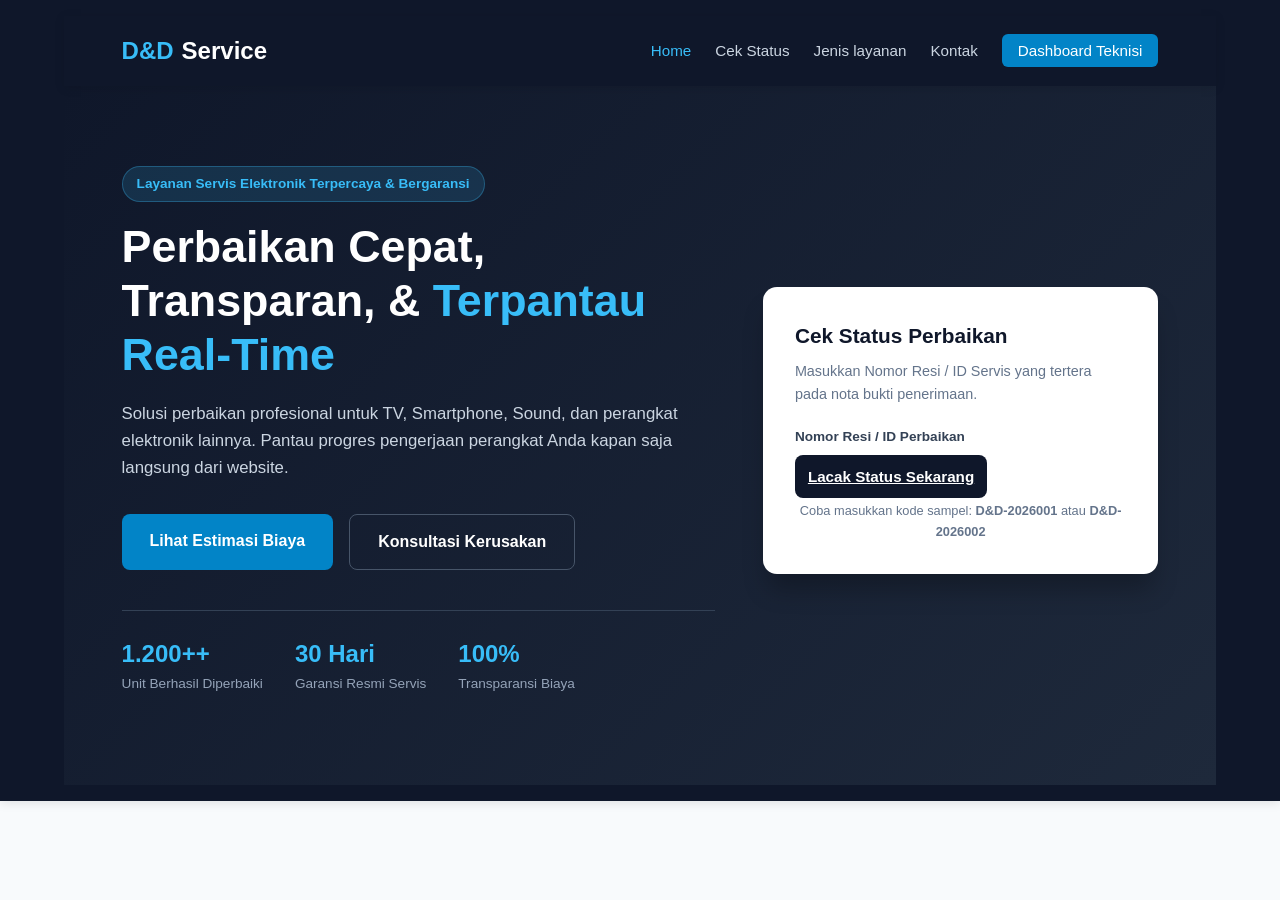
<file: index.html>
<!DOCTYPE html>
<html lang="en">
<head>
    <meta charset="UTF-8">
    <meta name="viewport" content="width=device-width, initial-scale=1.0">
    <title>service elektronik</title>
    <link rel="stylesheet" href="styletokoservice.css">
    <link rel="icon" type="image/png" href="images/favicon.png">
</head>
<body>
<header>
    <!-- HEADER + NAVIGASI  -->
  <header id="devina_header">
   <header id="devina_header">
    <div class="devina_nav_container">
      <a href="index.html" class="devina_logo">D&D<span>Service</span></a>
      
    <button id="devina_mobile_toggle" aria-label="Buka Menu">&#9776;</button>

    <ul id="devina_nav_menu">
        <li><a href="#devina_hero" class="devina_active">Home</a></li>
        <li><a href="cekstatus.html">Cek Status</a></li>
        <li><a href="jenis_layanan.html">Jenis layanan</a></li>
        <li><a href="kontak.html">Kontak</a></li>
        <li><a href="loginteknisi.html" class="devina_nav_admin_btn">Dashboard Teknisi</a></li>
      </ul>
    </div>
  </header>

  <!-- HERO SECTION -->
  <section id="devina_hero">
    <div class="devina_hero_container">
      
      <!-- Kolom Kiri: Konten Utama -->
      <div class="devina_hero_content">
        <span class="devina_badge">Layanan Servis Elektronik Terpercaya & Bergaransi</span>
        <h1 class="devina_hero_title">Perbaikan Cepat, Transparan, & <span>Terpantau Real-Time</span></h1>
        <p class="devina_hero_desc">
          Solusi perbaikan profesional untuk TV, Smartphone, Sound, dan perangkat elektronik lainnya. Pantau progres pengerjaan perangkat Anda kapan saja langsung dari website.
        </p>

        <div class="devina_hero_buttons">
          <a href="lihat_estimasi_biaya.html" class="devina_btn_primary">Lihat Estimasi Biaya</a>
          <a href="konsultasi_kerusakan.html" class="devina_btn_secondary">Konsultasi Kerusakan</a>
        </div>

        <div class="devina_hero_stats">
        <div class="devina_stat_item">
            <h3>1.200++</h3>
            <p>Unit Berhasil Diperbaiki</p>
        </div>
        <div class="devina_stat_item">
            <h3>30 Hari</h3>
            <p>Garansi Resmi Servis</p>
        </div>
        <div class="devina_stat_item">
        <h3>100%</h3>
            <p>Transparansi Biaya</p>
        </div>
        </div>
      </div>

    <!-- Kolom Kanan: Kartu Cek Status Servis Cepat -->
    <div id="devina_quick_track_card">
     <h2 class="devina_card_title">Cek Status Perbaikan</h2>
        <p class="devina_card_subtitle">Masukkan Nomor Resi / ID Servis yang tertera pada nota bukti penerimaan.</p>

     <form id="devina_track_form">
        <div class="devina_input_group">
            <label for="devina_resi_input">Nomor Resi / ID Perbaikan</label>
        </div>
      <a href="cekstatus.html" id="devina_btn_cek_resi" class="btn-lacak">Lacak Status Sekarang</a>
      
     </form>

        <!-- Area Output Hasil Pencarian JS -->
    <div id="devina_resi_result"></div>

        <p class="devina_sample_hint">Coba masukkan kode sampel: <strong>D&D-2026001</strong> atau <strong>D&D-2026002</strong></p>
    </div>

    </div>

</section>
</body>
</file>
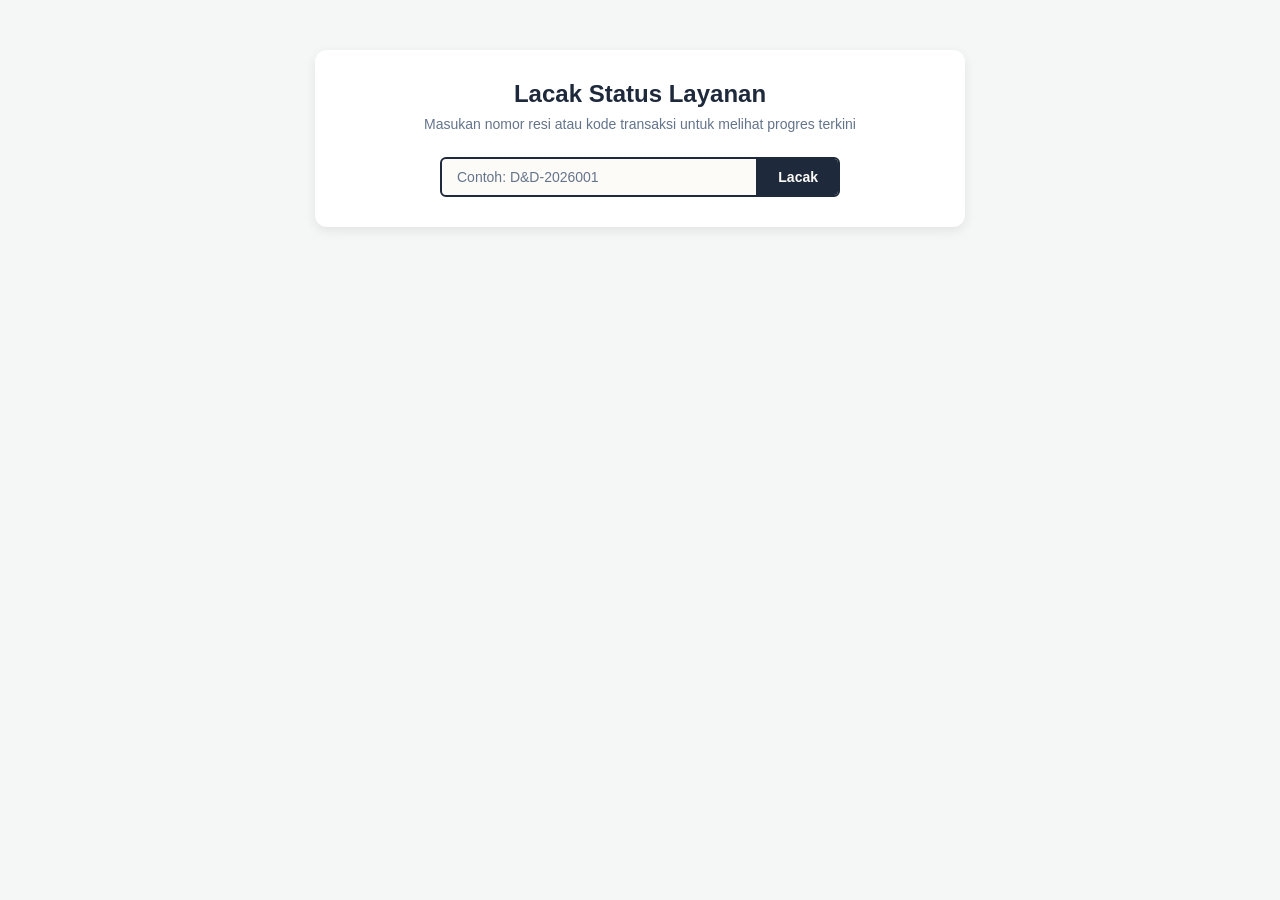
<file: cekstatus.html>
<!DOCTYPE html>
<html lang="en">
<head>
    <meta charset="UTF-8">
    <meta name="viewport" content="width=device-width, initial-scale=1.0">
    <title>cek status</title>
    <link rel="stylesheet" href="stylecekstatus.css">
</head>
<body>
    <header>
<div class="devina_container">
    <div class="devina_header">
    <h1>Lacak Status Layanan</h1>
    <p>Masukan nomor resi atau kode transaksi untuk melihat progres terkini</p>
</div>


<form class="devina_search_box" id="devina_form_lacak">
    <input type="text" id="devina_input_resi" placeholder="Contoh: D&D-2026001"  required>
    <button type="submit" id="devina_search-box_button">Lacak</button>
</form>
    <div id="devina_pesan_error" style="color: #ef4444; display: none; margin-top: 12px; font-size: 14px; font-weight: 500;">
    Nomor resi tidak ditemukan atau tidak valid. Silakan periksa kembali.
    </div>
</div>
</header>

<div class="devina_status_card" id="devina_hasil_status" style="display: none;">
    <div class="devina_status_top">
    <div>
    <small style="color: #c1d7f5;">nomor_resi</small>
    <div class="devina_resi_number" id="devina_tampil_resi"></div>
    </div>
</div>

    <!-- Riwayat Progres (Timeline) -->
<div class="devina_timeline_title">Riwayat Progres</div>
    <ul class="devina_timeline">
      <li class="devina_timeline_item active">
        <div class="devina_time">15 Nov 2026 - 13:20 WIB</div>
        <div class="devina_desc">Sedang Dikerjakan oleh Tim</div>
        <div class="devina_subdesc">Pesanan sedang dalam tahap pengerjaan utama.</div>
      </li>
      <li class="devina_timeline_item">
        <div class="devina_time">15 Nov 2026 - 10:05 WIB</div>
        <div class="devina_desc">Verifikasi Pembayaran Berhasil</div>
        <div class="devina_subdesc">Pesanan masuk ke dalam antrean pengerjaan.</div>
      </li>
      <li class="devina_timeline_item">
        <div class="devina_time">15 Nov 2026 - 09:00 WIB</div>
        <div class="devina_desc">Pesanan Diterima</div>
        <div class="devina_subdesc">Data pesanan berhasil dicatat di sistem.</div>
      </li>
    </ul>

    <!-- Navigasi Bawah -->
    <div class="devina_footer_actions">
      <a href="index.html" class="devina_btn_back">&larr; Kembali ke Beranda</a>
      <a href="https://wa.me/6285871064029" target="_blank" class="devina_btn_cs">Butuh Bantuan? Hubungi CS</a>
    </div>
</div>
  <script src="cekstatus.js"></script>
</body>
</html>
</file>
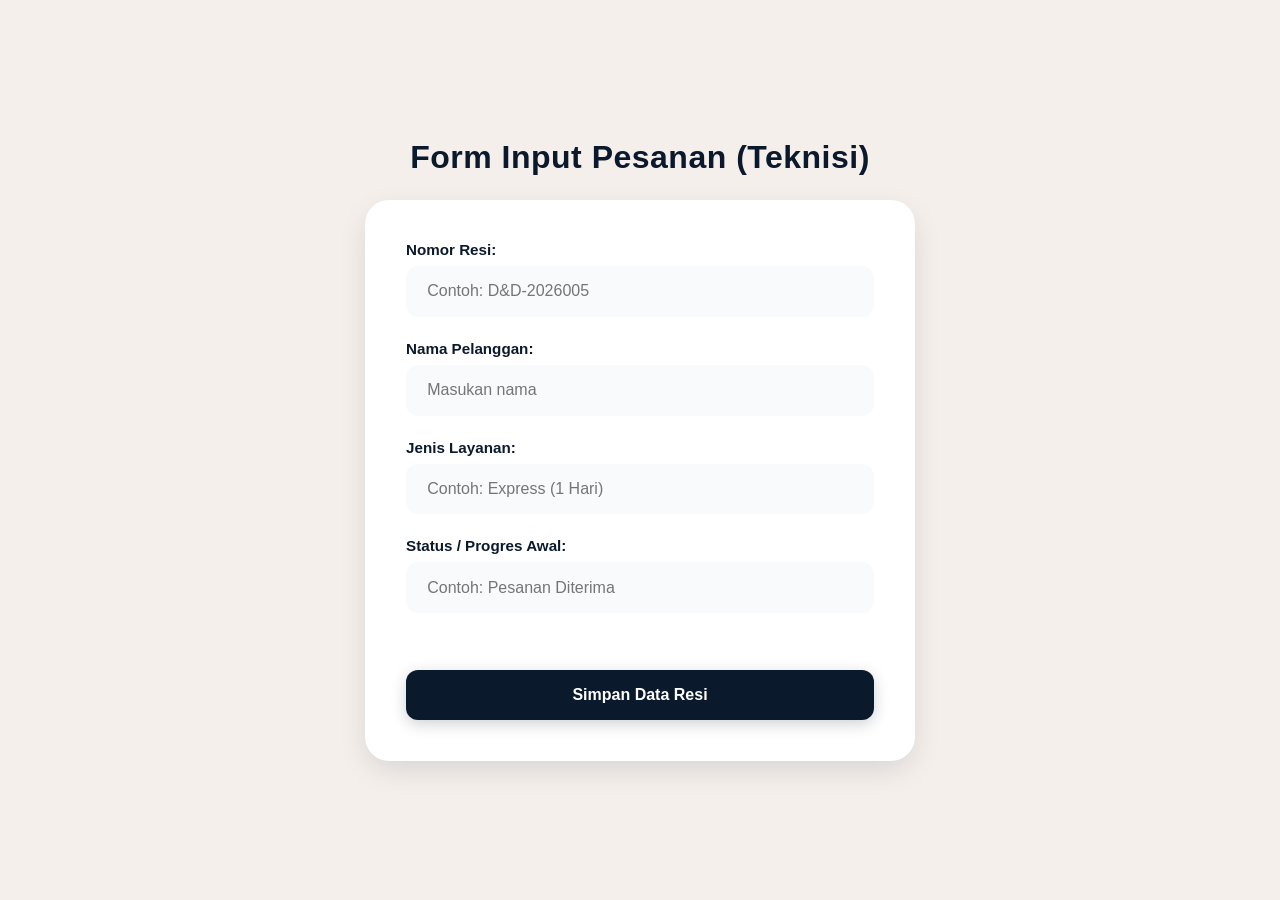
<file: inputdatateknisi.html>
<!DOCTYPE html>
<html lang="id">
<head>
    <meta charset="UTF-8">
    <title>Input Data Teknisi</title>
    <link rel="stylesheet" href="styleinputdata.css">
</head>
<body>
    <h2>Form Input Pesanan (Teknisi)</h2>
    <form id="devina_form_teknisi">
        <div style="margin-bottom: 15px;">
        <label>Nomor Resi:</label>
        <input type="text" id="devina_tampil_resi" placeholder="Contoh: D&D-2026005" required>
        </div>

        <div style="margin-bottom: 15px;">
        <label>Nama Pelanggan:</label>
        <input type="text" id="devina_tampil_nama" placeholder="Masukan nama" required>
        </div>

        <div style="margin-bottom: 15px;">
        <label>Jenis Layanan:</label>
        <input type="text" id="devina_tampil_layanan" placeholder="Contoh: Express (1 Hari)" required>
        </div>
        
        <div style="margin-bottom: 15px;">
        <label>Status / Progres Awal:</label>
        <input type="text" id="devina_tampil_status" placeholder="Contoh: Pesanan Diterima" required><br><br>
        </div>

        <button type="submit">Simpan Data Resi</button>
    </form>

    <script>
        document.getElementById('devina_form_teknisi').addEventListener('submit', function(e) {
            e.preventDefault();

            // Ambil data yang sudah ada di localStorage (jika belum ada, buat objek kosong)
            let databaseResi = JSON.parse(localStorage.getItem('data_resi_devina')) || {};

            const resi = document.getElementById('devina_tampil_resi').value.trim().toUpperCase();
            const nama = document.getElementById('devina_tampil_nama').value.trim();
            const layanan = document.getElementById('devina_tampil_layanan').value.trim();
            const status = document.getElementById('devina_tampil_status').value.trim();
            
            // Ambil waktu saat ini secara otomatis
            const waktuSekarang = new Date().toLocaleString('id-ID', { 
                day: 'numeric', month: 'short', year: 'numeric', hour: '2-digit', minute: '2-digit' 
            }) + ' WIB';

            // Simpan ke dalam objek databaseResi
            databaseResi[resi] = {
                nama: nama,
                layanan: layanan,
                tglMasuk: waktuSekarang,
                estimasi: "Menunggu konfirmasi teknisi",
                progres: [
                    {
                        waktu: waktuSekarang,
                        judul: status,
                        deskripsi: "Diinput oleh teknisi ke dalam sistem."
                    }
                ]
            };

            // Simpan kembali ke localStorage browser
            localStorage.setItem('data_resi_devina', JSON.stringify(databaseResi));

            alert("Data resi " + resi + " berhasil disimpan!");
            this.reset(); // Kosongkan form setelah simpan
        });
    </script>
</body>
</html>
</file>
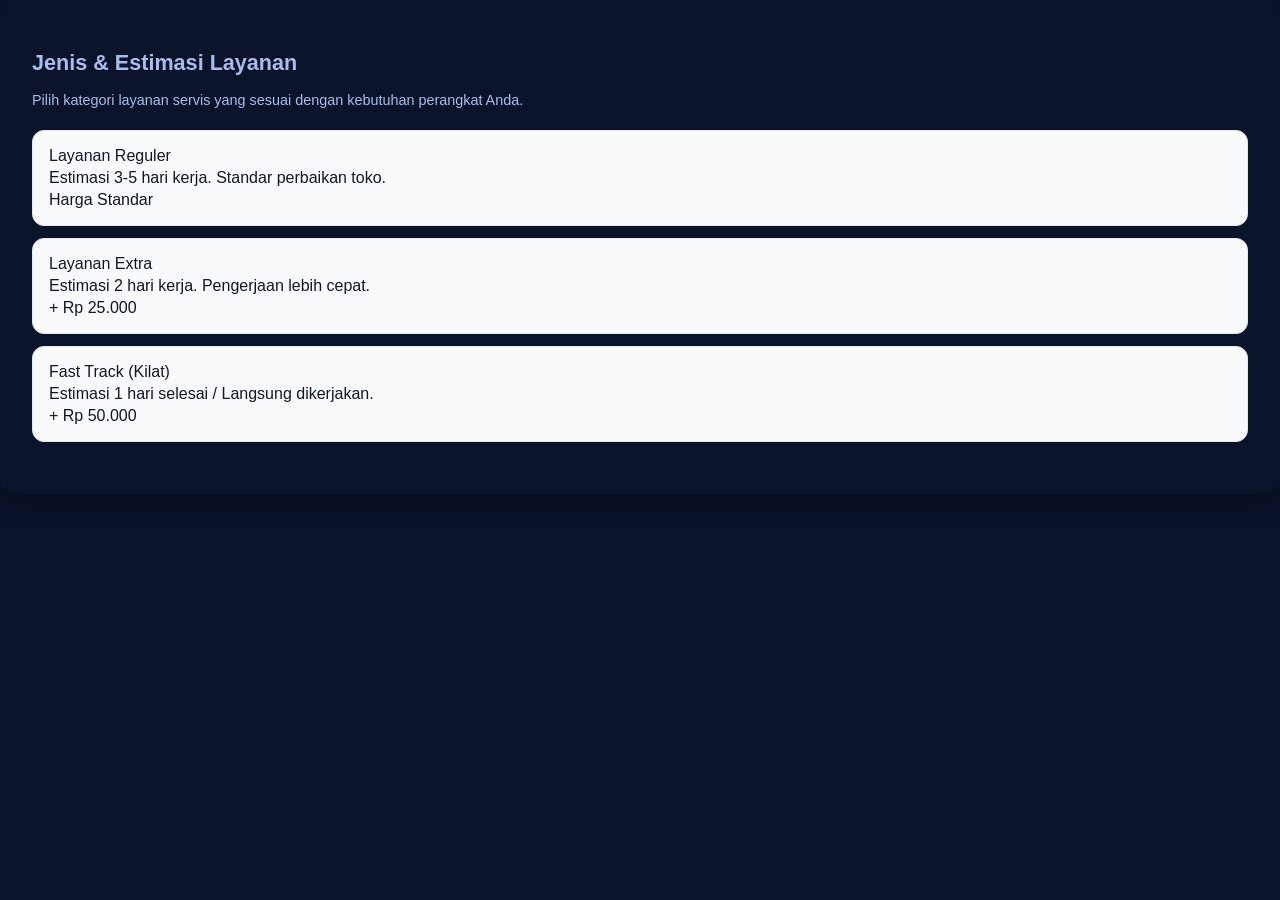
<file: jenis_layanan.html>
<!DOCTYPE html>
<html lang="id">
<head>
    <meta charset="UTF-8">
    <title>Pilih Jenis Layanan</title>
    <link rel="stylesheet" href="stylejenislayanan.css">
</head>
<body class="devina_body">
<div class="devina_card">
    <h2 class="devina_card_title">Jenis & Estimasi Layanan</h2>
    <p class="devina_card_desc">Pilih kategori layanan servis yang sesuai dengan kebutuhan perangkat Anda.</p>
    
    <!-- Daftar Kotak Layanan dengan Efek Ngambang -->
    <div class="devina_info_container">
        <div class="devina_info_item">
            <span class="devina_service_name">Layanan Reguler</span>
            <span class="devina_service_desc">Estimasi 3-5 hari kerja. Standar perbaikan toko.</span>
            <span class="devina_service_price">Harga Standar</span>
        </div>

        <div class="devina_info_item">
            <span class="devina_service_name">Layanan Extra</span>
            <span class="devina_service_desc">Estimasi 2 hari kerja. Pengerjaan lebih cepat.</span>
            <span class="devina_service_price">+ Rp 25.000</span>
        </div>

        <div class="devina_info_item">
            <span class="devina_service_name">Fast Track (Kilat)</span>
            <span class="devina_service_desc">Estimasi 1 hari selesai / Langsung dikerjakan.</span>
            <span class="devina_service_price">+ Rp 50.000</span>
        </div>
    </div>
</div>
</body>
</html>
</file>
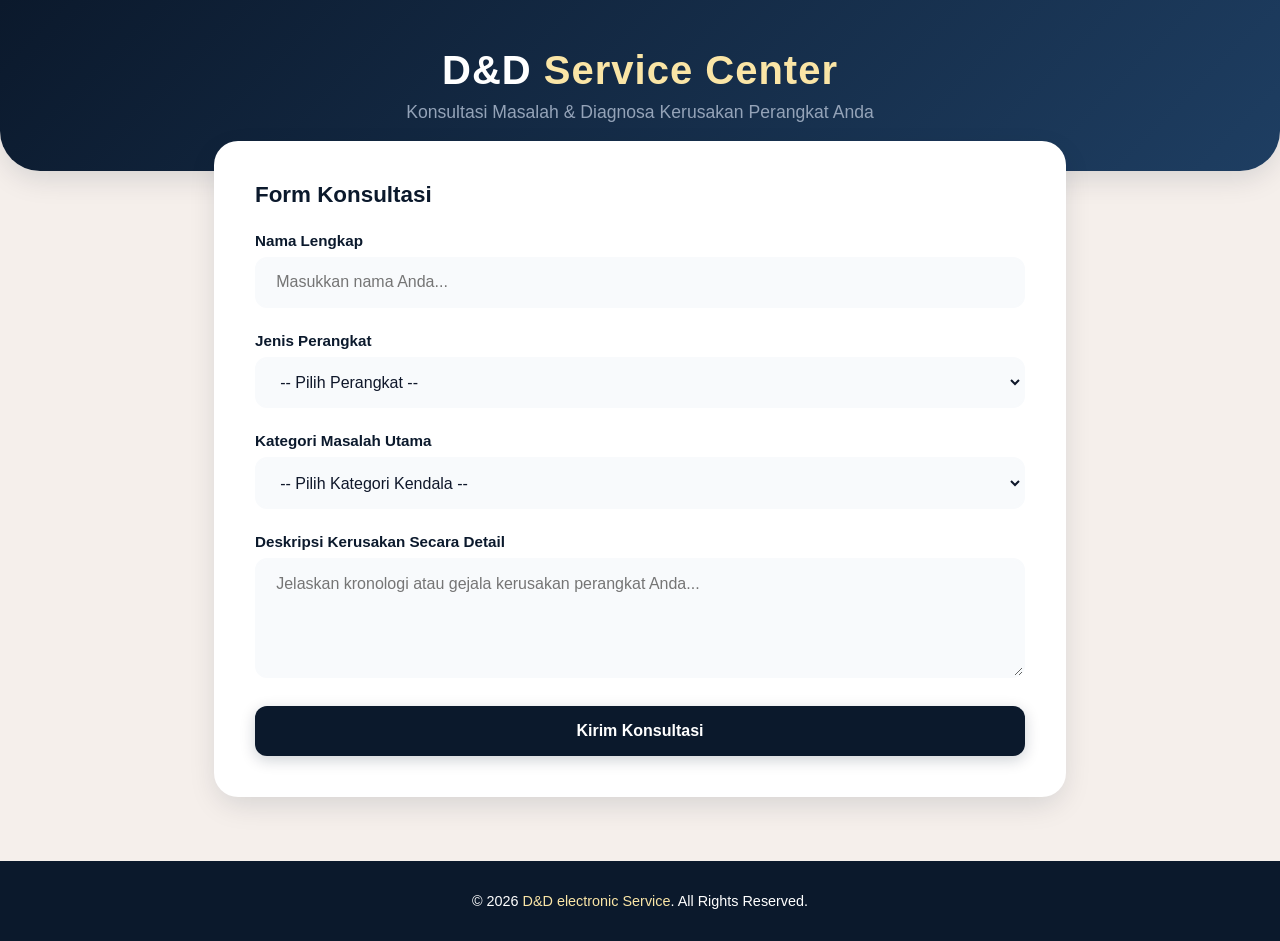
<file: konsultasi_kerusakan.html>
<!DOCTYPE html>
<html lang="id">
<head>
    <meta charset="UTF-8">
    <meta name="viewport" content="width=device-width, initial-scale=1.0">
    <title>Devina Service Center - Konsultasi Kerusakan</title>
    <link rel="stylesheet" href="stylekonsultasi.css">
</head>
<body>

    <!-- Header Section -->
    <header class="devina_header">
        <h1>D&D <span>Service Center</span></h1>
        <p>Konsultasi Masalah & Diagnosa Kerusakan Perangkat Anda</p>
    </header>

    <!-- Main Container -->
    <main class="devina_container">
        <div class="devina_consult_card">
            <h2 class="devina_section_title"> Form Konsultasi </h2>
            
            <form id="devinaConsultForm" onsubmit="handleConsultation(event)">
                
                <!-- Nama Pemilik -->
                <div class="devina_form_group">
                    <label class="devina_form_label" for="devinaName">Nama Lengkap</label>
                    <input type="text" id="devinaName" class="devina_form_input" placeholder="Masukkan nama Anda..." required>
                </div>

                <!-- Jenis Perangkat -->
                <div class="devina_form_group">
                    <label class="devina_form_label" for="devinaDevice">Jenis Perangkat</label>
                    <select id="devinaDevice" class="devina_form_select" required>
                        <option value="" disabled selected>-- Pilih Perangkat --</option>
                        <option value="Smartphone Android">Smartphone Android</option>
                        <option value="iPhone / iOS">iPhone / iOS</option>
                        <option value="Laptop / Notebook">Laptop / Notebook</option>
                        <option value="MacBook">MacBook</option>
                        <option value="Tablet / iPad">Tablet / iPad</option>
                    </select>
                </div>

                <!-- Kategori Kerusakan -->
                <div class="devina_form_group">
                    <label class="devina_form_label" for="devinaCategory">Kategori Masalah Utama</label>
                    <select id="devinaCategory" class="devina_form_select" required>
                        <option value="" disabled selected>-- Pilih Kategori Kendala --</option>
                        <option value="Baterai & Pengisian">Baterai Drop / Tidak Bisa Di-charge</option>
                        <option value="Layar & Touchscreen">Layar Retak / Bergaris / Touchscreen Error</option>
                        <option value="Mesin & Performa">Mati Total / Bootloop / Lambat</option>
                        <option value="Audio & Kamera">Speaker Sember / Kamera Blur</option>
                        <option value="Software & Akun">Lupa Sandi / FRP / Error Sistem</option>
                        <option value="Lainnya">Lainnya (Jelaskan di bawah)</option>
                    </select>
                </div>

                <!-- Detail Kerusakan -->
                <div class="devina_form_group">
                    <label class="devina_form_label" for="devinaDesc">Deskripsi Kerusakan Secara Detail</label>
                    <textarea id="devinaDesc" class="devina_form_textarea" placeholder="Jelaskan kronologi atau gejala kerusakan perangkat Anda..." required></textarea>
                </div>

                <!-- Tombol Submit -->
                <button type="submit" class="devina_btn_submit">Kirim Konsultasi</button>
            </form>

            <!-- Hasil Estimasi Respon Konsultasi (Simulasi) -->
            <div id="devinaResult" class="devina_result_box">
                <h3>🔍 Analisis Awal Teknisi Devina:</h3>
                <p id="devinaResultText">Terima kasih telah berkonsultasi. Pesan Anda telah diterima oleh sistem kami.</p>
            </div>
        </div>
    </main>

    <!-- Footer -->
    <footer class="devina_footer">
        <p>&copy; 2026 <span>D&D electronic Service</span>. All Rights Reserved.</p>
    </footer>
<script>
        function handleConsultation(event) {
            event.preventDefault();
            
            let name = document.getElementById('devinaName').value;
            let device = document.getElementById('devinaDevice').value;
            let category = document.getElementById('devinaCategory').value;
            let resultBox = document.getElementById('devinaResult');
            let resultText = document.getElementById('devinaResultText');

            // Simulasi respon otomatis berdasarkan kategori
            let advice = "";
            if(category.includes('Baterai')) {
                advice = `Halo <strong>${name}</strong>, berdasarkan keluhan pada perangkat <strong>${device}</strong> terkait daya, kemungkinan besar komponen baterai mengalami penurunan fungsi (drop) atau masalah jalur pengisian. Disarankan untuk segera membawanya agar dapat dicek menggunakan alat ukur arus baterai.`;
            } else if(category.includes('Layar')) {
                advice = `Halo <strong>${name}</strong>, keluhan pada layar <strong>${device}</strong> biasanya memerlukan penggantian modul LCD atau fleksibel touchscreen jika panel dalam masih aman. Teknisi kami siap melakukan pengecekan fisik gratis.`;
            } else {
                advice = `Halo <strong>${name}</strong>, kendala pada <strong>${device}</strong> dengan kategori tersebut memerlukan diagnosa menyeluruh oleh teknisi spesialis kami guna memeriksa kondisi komponen internal.`;
            }

            resultText.innerHTML = advice;
            resultBox.style.display = "block";
            resultBox.scrollIntoView({ behavior: 'smooth' });
        }
    </script>
</body>
</html>
</file>
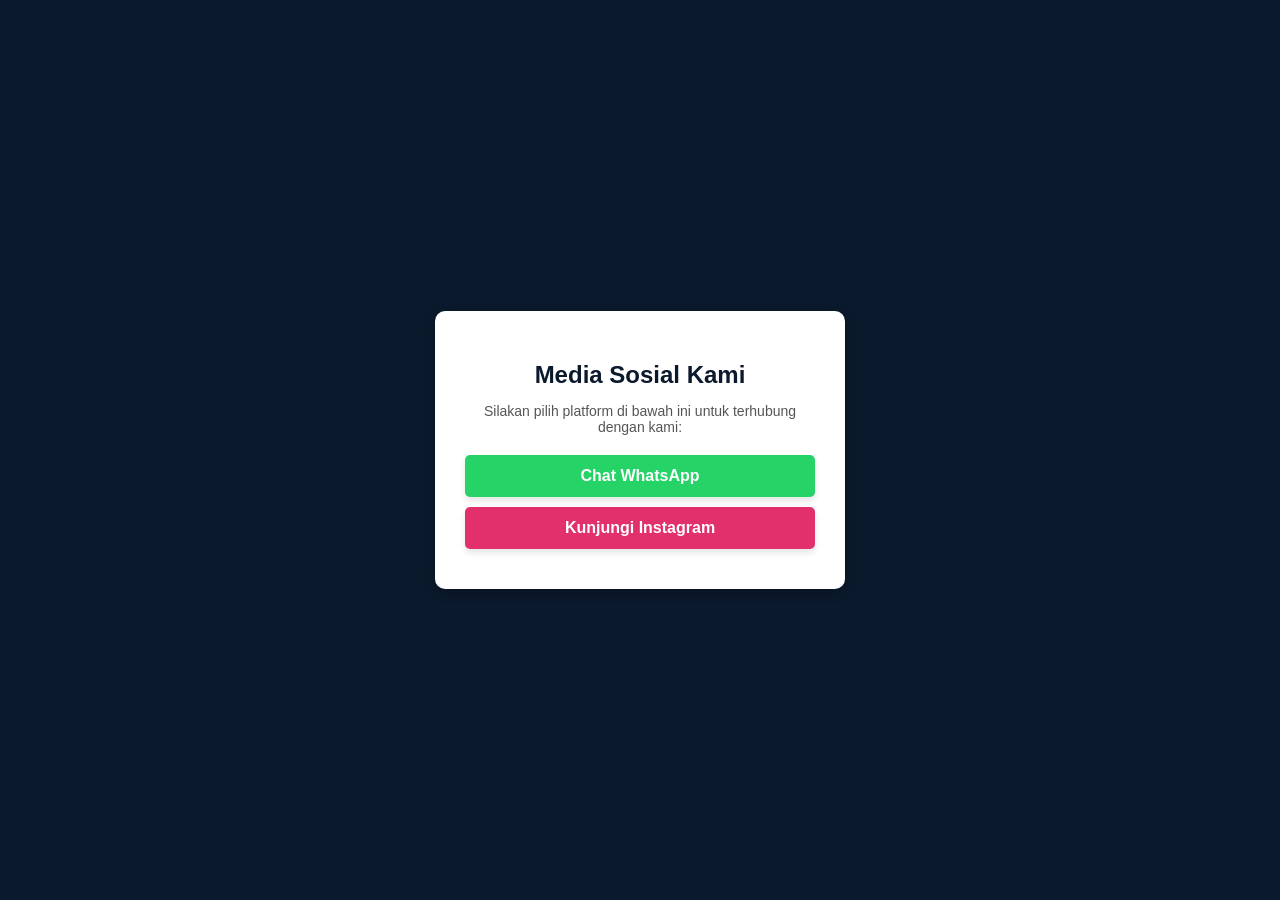
<file: kontak.html>
<!DOCTYPE html>
<html lang="id">
<head>
    <meta charset="UTF-8">
    <title>Hubungi Kami</title>
    <link rel="stylesheet" href="stylekontak.css">
</head>
<body>

    <div class="card">
        <h2>Media Sosial Kami</h2>
        <p>Silakan pilih platform di bawah ini untuk terhubung dengan kami:</p>

        <!-- Tombol WhatsApp -->
        <a href="https://wa.me/6285871064029?text=Halo,%20saya%20ingin%20bertanya" target="_blank" class="btn whatsapp">
            Chat WhatsApp
        </a>

        <!-- Tombol Instagram -->
        <a href="https://instagram.com/D&Dserviceelectronic_" target="_blank" class="btn instagram">
            Kunjungi Instagram
        </a>
    </div>

</body>
</html>
</file>
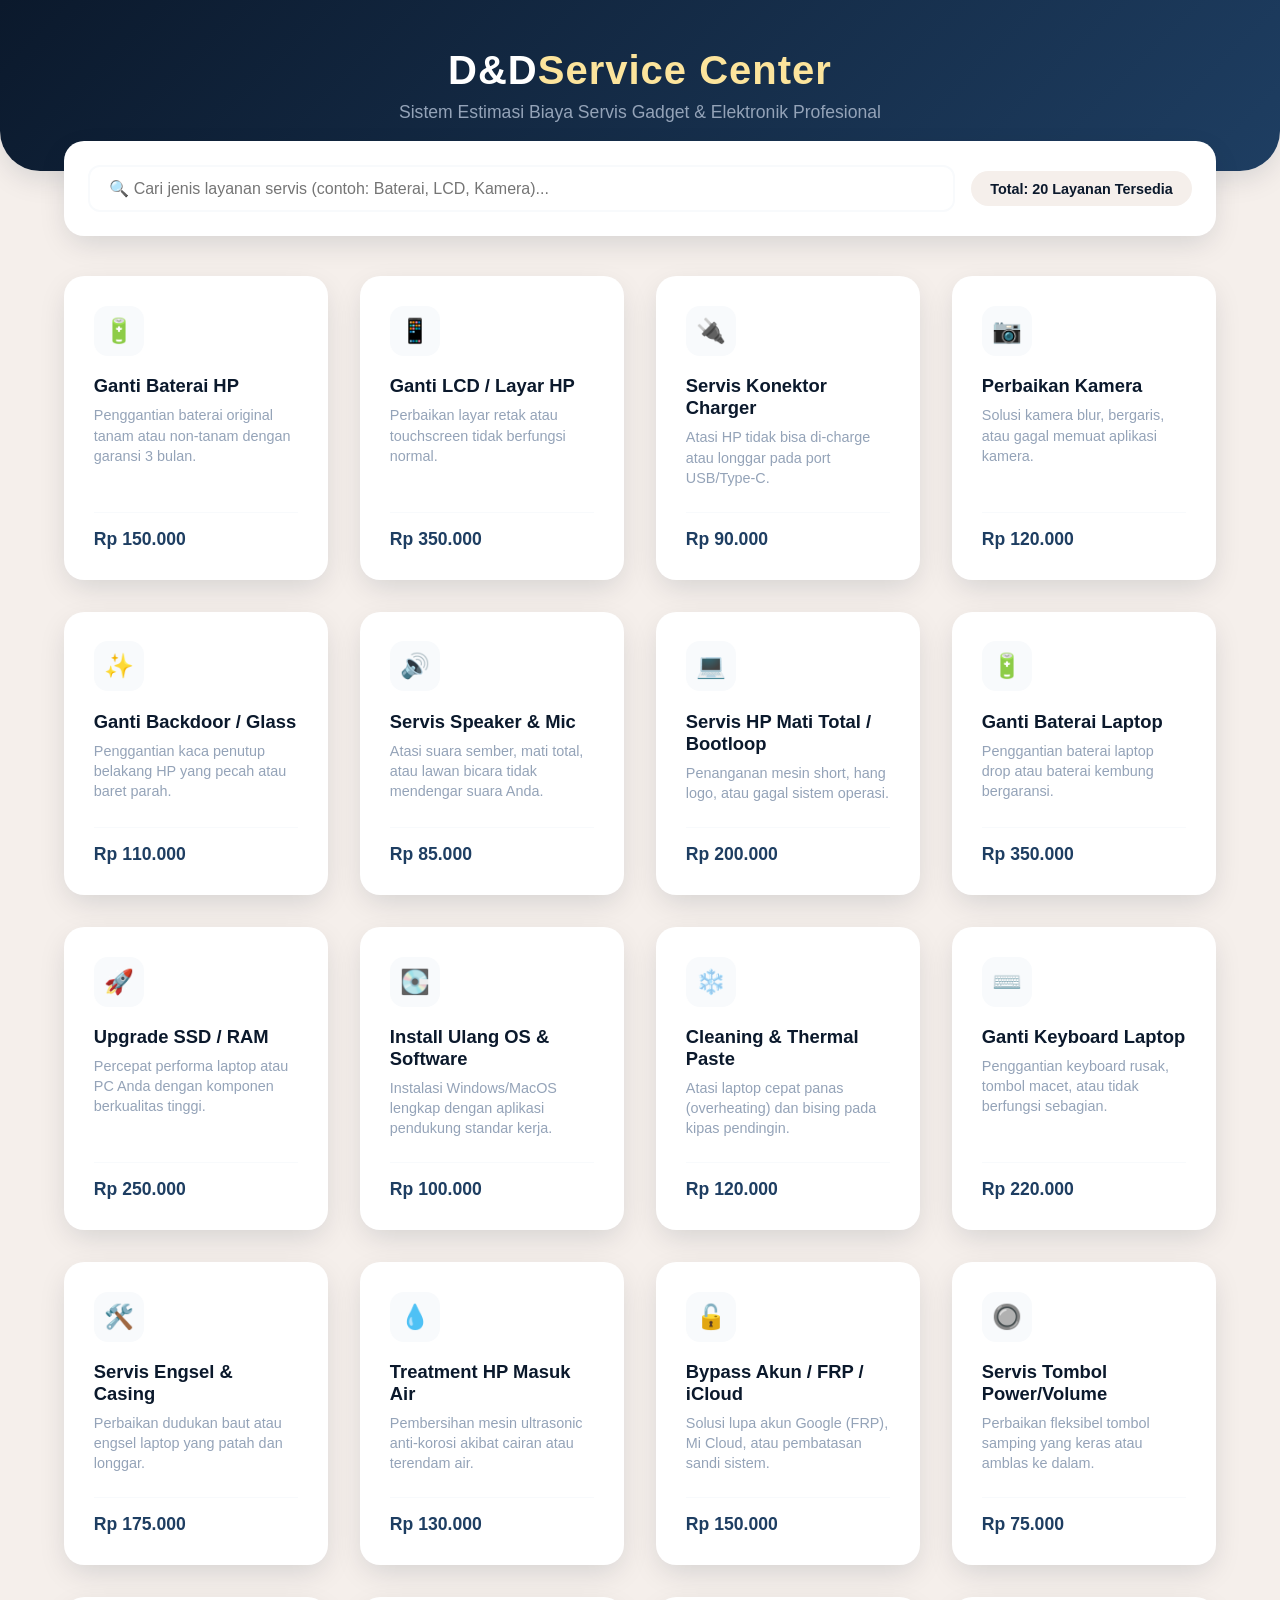
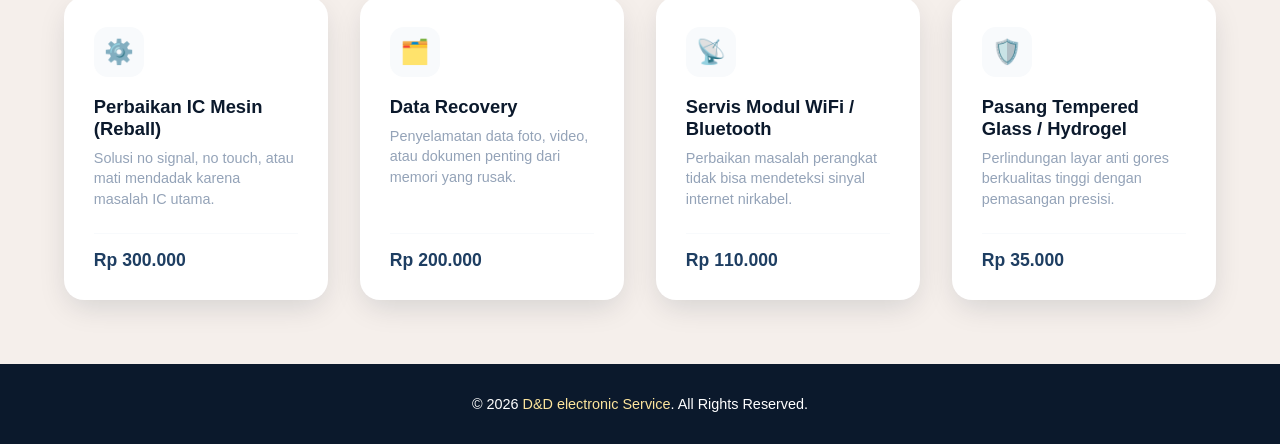
<file: lihat_estimasi_biaya.html>
<!DOCTYPE html>
<html lang="en">
<head>
    <meta charset="UTF-8">
    <meta name="viewport" content="width=device-width, initial-scale=1.0">
    <title>Devina Service Center - Estimasi Biaya Servis</title>
    <link rel="stylesheet" href="styleestimasibiaya.css">
    
</head>
<body>

    <!-- Header Section -->
    <header class="devina_header">
        <h1>D&D<span>Service Center</span></h1>
        <p>Sistem Estimasi Biaya Servis Gadget & Elektronik Profesional</p>
    </header>

    <!-- Main Container -->
    <main class="devina_container">
        
        <!-- Filter / Search -->
        <div class="devina_filter_wrapper">
            <input type="text" id="devinaSearch" class="devina_search_input" placeholder="🔍 Cari jenis layanan servis (contoh: Baterai, LCD, Kamera)..." onkeyup="filterService()">
            <div class="devina_badge_info">Total: 20 Layanan Tersedia</div>
        </div>

<!-- 20 Item Servis Grid -->
<div class="devina_grid" id="devinaGrid">
            
    <!-- Item 1 -->
    <div class="devina_card" data-name="ganti baterai hp">
        <div>
          <div class="devina_card_icon">🔋</div>
            <div class="devina_card_title">Ganti Baterai HP</div>  
              <div class="devina_card_desc">Penggantian baterai original tanam atau non-tanam dengan garansi 3 bulan.</div>
             </div>
                <div class="devina_card_footer">
                    <span class="devina_price">Rp 150.000</span>
                    
                </div>
        </div>

            <!-- Item 2 -->
    <div class="devina_card" data-name="ganti lcd layar hp">
        <div>
        <div class="devina_card_icon">📱</div>
        <div class="devina_card_title">Ganti LCD / Layar HP</div>
        <div class="devina_card_desc">Perbaikan layar retak atau touchscreen tidak berfungsi normal.</div>
        </div>
        <div class="devina_card_footer">
            <span class="devina_price">Rp 350.000</span>
        </div>
        </div>

            <!-- Item 3 -->
    <div class="devina_card" data-name="servis konektor charger">
        <div>
            <div class="devina_card_icon">🔌</div>
            <div class="devina_card_title">Servis Konektor Charger</div>
            <div class="devina_card_desc">Atasi HP tidak bisa di-charge atau longgar pada port USB/Type-C.</div>
            </div>
            <div class="devina_card_footer">
               <span class="devina_price">Rp 90.000</span>
            </div>
            </div>

            <!-- Item 4 -->
     <div class="devina_card" data-name="perbaikan kamera depan belakang">
        <div>
            <div class="devina_card_icon">📷</div>
                <div class="devina_card_title">Perbaikan Kamera</div>
                <div class="devina_card_desc">Solusi kamera blur, bergaris, atau gagal memuat aplikasi kamera.</div>
            </div>
        <div class="devina_card_footer">
            <span class="devina_price">Rp 120.000</span>
        </div>
    </div>

            <!-- Item 5 -->
            <div class="devina_card" data-name="ganti kaca belakang backdoor">
                <div>
                    <div class="devina_card_icon">✨</div>
                    <div class="devina_card_title">Ganti Backdoor / Glass</div>
                    <div class="devina_card_desc">Penggantian kaca penutup belakang HP yang pecah atau baret parah.</div>
                </div>
                <div class="devina_card_footer">
                    <span class="devina_price">Rp 110.000</span>
                </div>
            </div>

            <!-- Item 6 -->
            <div class="devina_card" data-name="servis speaker mic audio">
                <div>
                    <div class="devina_card_icon">🔊</div>
                    <div class="devina_card_title">Servis Speaker & Mic</div>
                    <div class="devina_card_desc">Atasi suara sember, mati total, atau lawan bicara tidak mendengar suara Anda.</div>
                </div>
                <div class="devina_card_footer">
                    <span class="devina_price">Rp 85.000</span>
                </div>
            </div>

            <!-- Item 7 -->
            <div class="devina_card" data-name="perbaikan hp mati total bootloop">
                <div>
                    <div class="devina_card_icon">💻</div>
                    <div class="devina_card_title">Servis HP Mati Total / Bootloop</div>
                    <div class="devina_card_desc">Penanganan mesin short, hang logo, atau gagal sistem operasi.</div>
                </div>
                <div class="devina_card_footer">
                    <span class="devina_price">Rp 200.000</span>
                </div>
            </div>

            <!-- Item 8 -->
            <div class="devina_card" data-name="ganti baterai laptop macbook">
                <div>
                    <div class="devina_card_icon">🔋</div>
                    <div class="devina_card_title">Ganti Baterai Laptop</div>
                    <div class="devina_card_desc">Penggantian baterai laptop drop atau baterai kembung bergaransi.</div>
                </div>
                <div class="devina_card_footer">
                    <span class="devina_price">Rp 350.000</span>
                </div>
            </div>

            <!-- Item 9 -->
            <div class="devina_card" data-name="upgrade ssd ram laptop pc">
                <div>
                    <div class="devina_card_icon">🚀</div>
                    <div class="devina_card_title">Upgrade SSD / RAM</div>
                    <div class="devina_card_desc">Percepat performa laptop atau PC Anda dengan komponen berkualitas tinggi.</div>
                </div>
                <div class="devina_card_footer">
                    <span class="devina_price">Rp 250.000</span>
                </div>
            </div>

            <!-- Item 10 -->
            <div class="devina_card" data-name="install ulang windows os software">
                <div>
                    <div class="devina_card_icon">💽</div>
                    <div class="devina_card_title">Install Ulang OS & Software</div>
                    <div class="devina_card_desc">Instalasi Windows/MacOS lengkap dengan aplikasi pendukung standar kerja.</div>
                </div>
                <div class="devina_card_footer">
                    <span class="devina_price">Rp 100.000</span>
                </div>
            </div>

            <!-- Item 11 -->
            <div class="devina_card" data-name="pembersihan kipas ganti thermal paste laptop">
                <div>
                    <div class="devina_card_icon">❄️</div>
                    <div class="devina_card_title">Cleaning & Thermal Paste</div>
                    <div class="devina_card_desc">Atasi laptop cepat panas (overheating) dan bising pada kipas pendingin.</div>
                </div>
                <div class="devina_card_footer">
                    <span class="devina_price">Rp 120.000</span>
                    </div>
            </div>

            <!-- Item 12 -->
            <div class="devina_card" data-name="ganti keyboard laptop">
                <div>
                    <div class="devina_card_icon">⌨️</div>
                    <div class="devina_card_title">Ganti Keyboard Laptop</div>
                    <div class="devina_card_desc">Penggantian keyboard rusak, tombol macet, atau tidak berfungsi sebagian.</div>
                </div>
                <div class="devina_card_footer">
                    <span class="devina_price">Rp 220.000</span>
                   </div>
            </div>

            <!-- Item 13 -->
            <div class="devina_card" data-name="ganti engsel casing laptop patah">
                <div>
                    <div class="devina_card_icon">🛠️</div>
                    <div class="devina_card_title">Servis Engsel & Casing</div>
                    <div class="devina_card_desc">Perbaikan dudukan baut atau engsel laptop yang patah dan longgar.</div>
                </div>
                <div class="devina_card_footer">
                    <span class="devina_price">Rp 175.000</span>
                    </div>
            </div>

            <!-- Item 14 -->
            <div class="devina_card" data-name="pemberangkatan pembersihan hp masuk air">
                <div>
                    <div class="devina_card_icon">💧</div>
                    <div class="devina_card_title">Treatment HP Masuk Air</div>
                    <div class="devina_card_desc">Pembersihan mesin ultrasonic anti-korosi akibat cairan atau terendam air.</div>
                </div>
                <div class="devina_card_footer">
                    <span class="devina_price">Rp 130.000</span>
                    </div>
            </div>

            <!-- Item 15 -->
            <div class="devina_card" data-name="buka ic frp mi cloud icloud akun terkunci">
                <div>
                    <div class="devina_card_icon">🔓</div>
                    <div class="devina_card_title">Bypass Akun / FRP / iCloud</div>
                    <div class="devina_card_desc">Solusi lupa akun Google (FRP), Mi Cloud, atau pembatasan sandi sistem.</div>
                </div>
                <div class="devina_card_footer">
                    <span class="devina_price">Rp 150.000</span>
                    </div>
            </div>

            <!-- Item 16 -->
            <div class="devina_card" data-name="servis tombol power volume flex">
                <div>
                    <div class="devina_card_icon">🔘</div>
                    <div class="devina_card_title">Servis Tombol Power/Volume</div>
                    <div class="devina_card_desc">Perbaikan fleksibel tombol samping yang keras atau amblas ke dalam.</div>
                </div>
                <div class="devina_card_footer">
                    <span class="devina_price">Rp 75.000</span>
                    </div>
            </div>

            <!-- Item 17 -->
            <div class="devina_card" data-name="ganti ic power ic sinyal ic touchscreen">
                <div>
                    <div class="devina_card_icon">⚙️</div>
                    <div class="devina_card_title">Perbaikan IC Mesin (Reball)</div>
                    <div class="devina_card_desc">Solusi no signal, no touch, atau mati mendadak karena masalah IC utama.</div>
                </div>
                <div class="devina_card_footer">
                    <span class="devina_price">Rp 300.000</span>
                     </div>
            </div>

            <!-- Item 18 -->
            <div class="devina_card" data-name="pemulihan data harddisk flashdisk hilang">
                <div>
                    <div class="devina_card_icon">🗂️</div>
                    <div class="devina_card_title">Data Recovery</div>
                    <div class="devina_card_desc">Penyelamatan data foto, video, atau dokumen penting dari memori yang rusak.</div>
                </div>
                <div class="devina_card_footer">
                    <span class="devina_price">Rp 200.000</span>
                    </div>
            </div>

            <!-- Item 19 -->
            <div class="devina_card" data-name="servis wifi bluetooth jaringan laptop hp">
                <div>
                    <div class="devina_card_icon">📡</div>
                    <div class="devina_card_title">Servis Modul WiFi / Bluetooth</div>
                    <div class="devina_card_desc">Perbaikan masalah perangkat tidak bisa mendeteksi sinyal internet nirkabel.</div>
                </div>
                <div class="devina_card_footer">
                    <span class="devina_price">Rp 110.000</span>
                    </div>
            </div>

            <!-- Item 20 -->
            <div class="devina_card" data-name="pemasangan antigores hydrogel tempered glass">
                <div>
                    <div class="devina_card_icon">🛡️</div>
                    <div class="devina_card_title">Pasang Tempered Glass / Hydrogel</div>
                    <div class="devina_card_desc">Perlindungan layar anti gores berkualitas tinggi dengan pemasangan presisi.</div>
                </div>
                <div class="devina_card_footer">
                    <span class="devina_price">Rp 35.000</span>
              </div>
            </div>

        </div>
    </main>

    <!-- Footer -->
    <footer class="devina_footer">
        <p>&copy; 2026 <span>D&D electronic Service</span>. All Rights Reserved.</p>
    </footer>

</body>
</html>
</file>
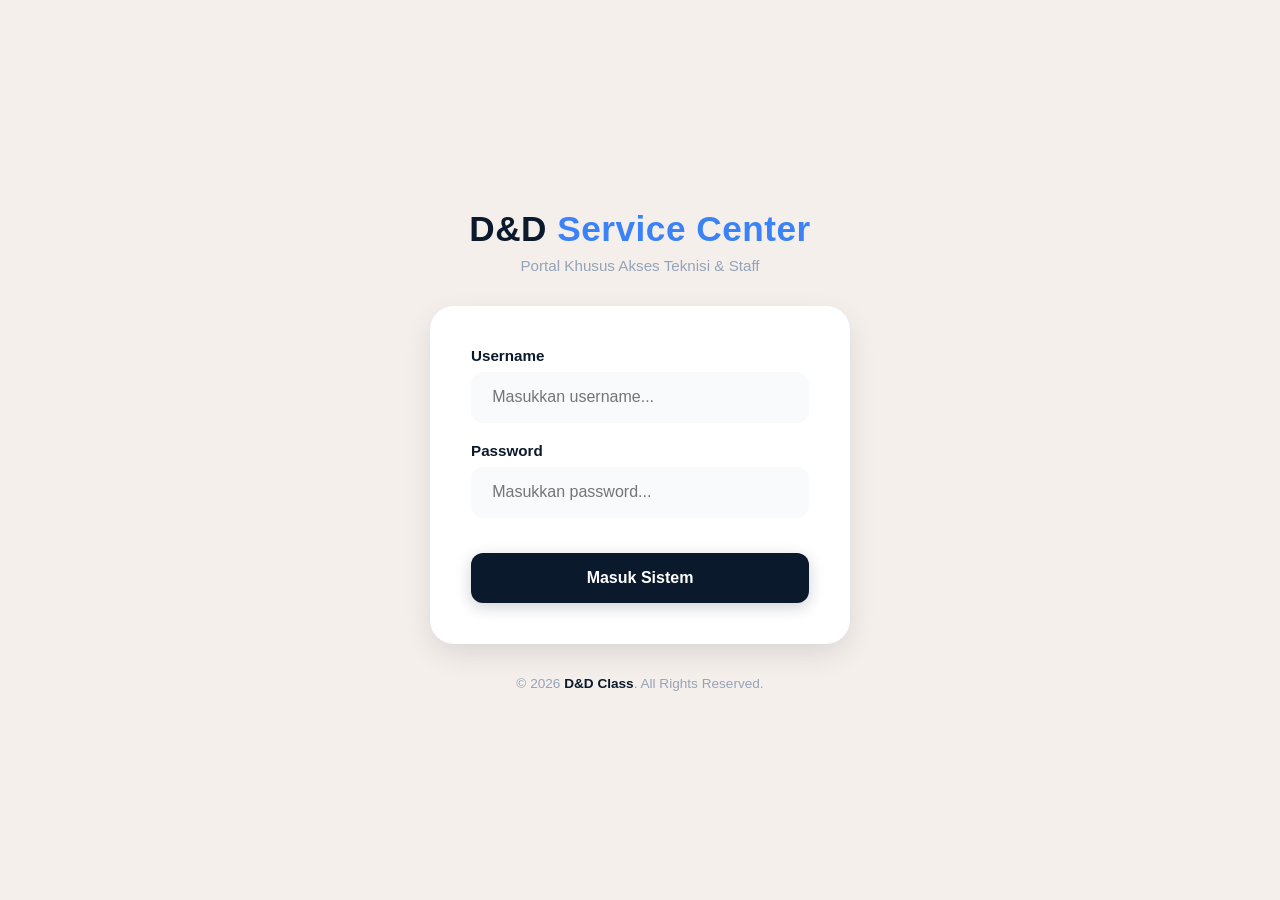
<file: loginteknisi.html>
<!DOCTYPE html>
<html lang="id">
<head>
    <meta charset="UTF-8">
    <meta name="viewport" content="width=device-width, initial-scale=1.0">
    <title>Login Teknisi - D&D Service Center</title>
    <link rel="stylesheet" href="stylelogin.css">
</head>
<body>

    <div class="devina_login_header">
        <h2>D&D <span>Service Center</span></h2>
        <p>Portal Khusus Akses Teknisi & Staff</p>
    </div>

<div class="devina_login_card">
    <form id="devinaLoginForm" onsubmit="handleLogin(event)">       
        <div class="devina_form_group">
        <label for="devinaUsername">Username</label>
        <input type="text" id="devinaUsername" placeholder="Masukkan username..." required>
        </div>

        <div class="devina_form_group">
        <label for="devinaPassword">Password</label>
        <input type="password" id="devinaPassword" placeholder="Masukkan password..." required>
        </div>

        <button type="submit" class="devina_btn_login">Masuk Sistem</button>
        <div id="devinaError" class="devina_error_msg">Username atau Password salah!</div>
    </form>
    </div>

    <div class="devina_footer">
    <p>&copy; 2026 <span>D&D Class</span>. All Rights Reserved.</p>
    </div>

    <script>
        function handleLogin(e) {
            e.preventDefault();

            const user = document.getElementById('devinaUsername').value.trim();
            const pass = document.getElementById('devinaPassword').value.trim();
            const errorMsg = document.getElementById('devinaError');

            // Cek password sesuai permintaan: "akubosnya" (Username bebas, misal: teknisi / admin)
            if (pass === 'akubosnya') {
                // Simpan sesi login sederhana di sessionStorage
                sessionStorage.setItem('devina_logged_in', 'true');
                sessionStorage.setItem('devina_user', user);

                // Berhasil -> Arahkan ke halaman input data resi (pastikan file input data diberi nama input.html atau sesuaikan link-nya)
                window.location.href = 'inputdatateknisi.html'; 
            } else {
                // Gagal -> Tampilkan pesan error
                errorMsg.style.display = 'block';
                document.getElementById('devinaPassword').value = '';
            }
        }
    </script>
</body>
</html>
</file>
<file: styletokoservice.css>
/*
/* Reset Dasar */
    * {
      margin: 0;
      padding: 0;
      box-sizing: border-box;
      font-family: 'Segoe UI', Tahoma, Geneva, Verdana, sans-serif;
    }

    body {
      background-color: #f8fafc;
      color: #1e293b;
      line-height: 1.6;
    }

    /* ================= HEADER & NAVIGASI ================= */
    #devina_header {
      background-color: #0f172a;
      color: #ffffff;
      padding: 16px 5%;
      position: sticky;
      top: 0;
      z-index: 1000;
      box-shadow: 0 2px 10px rgba(0, 0, 0, 0.1);
    }

    .devina_nav_container {
      max-width: 1200px;
      margin: 0 auto;
      display: flex;
      justify-content: space-between;
      align-items: center;
    }

    .devina_logo {
      font-size: 1.5rem;
      font-weight: 700;
      color: #38bdf8;
      text-decoration: none;
      display: flex;
      align-items: center;
      gap: 8px;
    }

    .devina_logo span {
      color: #ffffff;
    }

    #devina_nav_menu {
      list-style: none;
      display: flex;
      gap: 24px;
      align-items: center;
    }

    #devina_nav_menu a {
      color: #cbd5e1;
      text-decoration: none;
      font-size: 0.95rem;
      font-weight: 500;
      transition: color 0.3s;
    }

    #devina_nav_menu a:hover,
    #devina_nav_menu a.devina_active {
      color: #38bdf8;
    }

    .devina_nav_admin_btn {
      background-color: #0284c7;
      color: #ffffff !important;
      padding: 8px 16px;
      border-radius: 6px;
      font-weight: 600;
    }

    .devina_nav_admin_btn:hover {
      background-color: #0369a1;
    }

    #devina_mobile_toggle {
      display: none;
      background: none;
      border: none;
      color: #ffffff;
      font-size: 1.6rem;
      cursor: pointer;
    }

    /* ================= HERO SECTION ================= */
    #devina_hero {
      background: linear-gradient(135deg, #0f172a 0%, #1e293b 100%);
      color: #ffffff;
      padding: 80px 5% 90px;
    }

    .devina_hero_container {
      max-width: 1200px;
      margin: 0 auto;
      display: grid;
      grid-template-columns: 1.2fr 0.8fr;
      gap: 48px;
      align-items: center;
    }

    .devina_badge {
      display: inline-block;
      background-color: rgba(56, 189, 248, 0.15);
      color: #38bdf8;
      padding: 6px 14px;
      border-radius: 20px;
      font-size: 0.85rem;
      font-weight: 600;
      margin-bottom: 18px;
      border: 1px solid rgba(56, 189, 248, 0.3);
    }

    .devina_hero_title {
      font-size: 2.8rem;
      line-height: 1.2;
      font-weight: 800;
      margin-bottom: 20px;
    }

    .devina_hero_title span {
      color: #38bdf8;
    }

    .devina_hero_desc {
      font-size: 1.05rem;
      color: #cbd5e1;
      margin-bottom: 32px;
      max-width: 560px;
    }

    .devina_hero_buttons {
      display: flex;
      gap: 16px;
      flex-wrap: wrap;
      margin-bottom: 40px;
    }

    .devina_btn_primary {
      background-color: #0284c7;
      color: #ffffff;
      padding: 14px 28px;
      border-radius: 8px;
      text-decoration: none;
      font-weight: 600;
      transition: background 0.3s, transform 0.2s;
      display: inline-block;
    }

    .devina_btn_primary:hover {
      background-color: #0369a1;
      transform: translateY(-2px);
    }

    .devina_btn_secondary {
      background-color: transparent;
      color: #ffffff;
      padding: 14px 28px;
      border-radius: 8px;
      text-decoration: none;
      font-weight: 600;
      border: 1px solid #475569;
      transition: border-color 0.3s, background 0.3s;
      display: inline-block;
    }

    .devinabtn_secondary:hover {
      border-color: #38bdf8;
      background-color: rgba(56, 189, 248, 0.1);
    }

    /* Statistik Mini di Hero */
    .devina_hero_stats {
      display: flex;
      gap: 32px;
      border-top: 1px solid #334155;
      padding-top: 24px;
    }

    .devina_stat_item h3 {
      font-size: 1.5rem;
      color: #38bdf8;
      font-weight: 700;
    }

    .devina_stat_item p {
      font-size: 0.85rem;
      color: #94a3b8;
    }

    /* Kartu Cek Resi Cepat (Kanan Hero) */
    #devina_quick_track_card {
      background-color: #ffffff;
      color: #1e293b;
      padding: 32px;
      border-radius: 14px;
      box-shadow: 0 20px 25px -5px rgba(0, 0, 0, 0.25);
    }

    .devina_card_title {
      font-size: 1.3rem;
      font-weight: 700;
      margin-bottom: 8px;
      color: #0f172a;
    }

    .devina_card_subtitle {
      font-size: 0.9rem;
      color: #64748b;
      margin-bottom: 20px;
    }

    .devina_input_group {
      margin-bottom: 16px;
    }

    .devina_input_group label {
      display: block;
      font-size: 0.85rem;
      font-weight: 600;
      margin-bottom: 6px;
      color: #334155;
    }

    #devina_resi_input {
      width: 100%;
      padding: 12px 14px;
      border: 1.5px solid #cbd5e1;
      border-radius: 8px;
      font-size: 0.95rem;
      outline: none;
      transition: border-color 0.3s;
    }

    #devina_resi_input:focus {
      border-color: #0284c7;
    }

    #devina_btn_cek_resi {
      width: 100%;
      background-color: #0f172a;
      color: #ffffff;
      border: none;
      padding: 13px;
      border-radius: 8px;
      font-size: 0.95rem;
      font-weight: 600;
      cursor: pointer;
      transition: background 0.3s;
    }

    #devina_btn_cek_resi:hover {
      background-color: #1e293b;
    }

    /* Hasil Simulasi Cek Resi */
    #devina_resi_result {
      margin-top: 16px;
      padding: 14px;
      border-radius: 8px;
      font-size: 0.88rem;
      display: none;
    }

    .devina_result_success {
      background-color: #f0fdf4;
      border: 1px solid #86efac;
      color: #166534;
    }

    .devina_result_error {
      background-color: #fef2f2;
      border: 1px solid #fecaca;
      color: #991b1b;
    }

    .devina_sample_hint {
      margin-top: 12px;
      font-size: 0.8rem;
      color: #64748b;
      text-align: center;
    }

    /* ================= RESPONSIVE MOBILE ================= */
    @media (max-width: 860px) {
      .devina_hero_container {
        grid-template-columns: 1fr;
        gap: 36px;
      }

      .devina_hero_title {
        font-size: 2.1rem;
      }

      #devina_mobile_toggle {
        display: block;
      }

      #devina_nav_menu {
        display: none;
        flex-direction: column;
        position: absolute;
        top: 64px;
        left: 0;
        width: 100%;
        background-color: #0f172a;
        padding: 20px 5%;
        border-top: 1px solid #1e293b;
        align-items: flex-start;
      }

      #devina_nav_menu.devina_show_menu {
        display: flex;
      }
    
    }
</file>
<file: stylecekstatus.css>
/*
  style.css - Website layanan toko service elektronik
  Nama : devina putri nur aliah| NIM 2503010045
  Semua class, id, dan variabel diawali "devina" sesuai aturan tugas.
*/

/* ---------- Variabel warna (nama sendiri) ---------- */
:root {
  --devina-navy: #1e293b;
  --devina-putih: #f8fafc;
  --devina-biru: #0f172a;
  --devina-p: #ffffff;
  --devina-biru-muda: #38bdf8;
  --devina-baby-blue: #cbd5e1;
  --devina-hover: #0369a1;
}
* {
      margin: 0;
      padding: 0;
      box-sizing: border-box;
      font-family: 'Segoe UI', Tahoma, Geneva, Verdana, sans-serif;
    }

#devina_header {
      background-color: var(--devina-biru-muda);
      color: var(--devina-baby-blue);
      padding: 16px 5%;
      position: sticky;
      top: 0;
      z-index: 1000;
      box-shadow: 0 2px 10px rgba(0, 0, 0, 0.1);
    }

/* Kotak Pencarian */
/* Kotak Pencarian (Bentuk Persegi & Warna Navy - Putih Tulang) */
.devina_search_box {
  display: flex;
  align-items: center;
  border: 2px solid #1e293b; /* Warna Navy */
  border-radius: 6px; /* Membuat sudutnya kotak (sedikit melengkung halus) */
  overflow: hidden;
  background-color: #fdfbf7; /* Warna Putih Tulang */
  width: 100%;
  max-width: 400px;
  margin: 0 auto;
  transition: all 0.3s ease;
}

#devina_input_resi {
  border: none;
  background: transparent;
  padding: 10px 15px;
  outline: none;
  width: 100%;
  font-size: 14px;
  color: #1e293b; /* Teks Navy */
}

#devina_input_resi::placeholder {
  color: #64748b; /* Warna teks placeholder */
}

.devina_search_box button {
  background-color: #1e293b; /* Tombol warna Navy */
  border: none;
  border-left: 2px solid #1e293b;
  padding: 10px 20px;
  cursor: pointer;
  font-size: 14px;
  color: #fdfbf7; /* Teks tombol putih tulang */
  font-weight: 600;
  transition: background-color 0.2s ease;
}

.devina_search_box button:hover {
  background-color: #334155; /* Warna navy sedikit lebih terang saat kursor diarahkan */
}

    body {
      background-color: #f4f7f6;
      color: #333;
      padding: 20px;
    }

    .devina_container {
      max-width: 650px;
      margin: 30px auto;
      background: #ffffff;
      padding: 30px;
      border-radius: 12px;
      box-shadow: 0 4px 12px rgba(0, 0, 0, 0.08);
    }

    .devina_header {
      text-align: center;
      margin-bottom: 25px;
    }

    .devina_header h1 {
      font-size: 24px;
      color: #1e293b;
      margin-bottom: 8px;
    }

    .devina_header p {
      color: #64748b;
      font-size: 14px;
    }

    /* Ringkasan Status */
    .devina_status_card {
      background-color: var(--devina-navy);
      border: 1px solid #e2e8f0;
      border-radius: 10px;
      padding: 20px;
      margin-bottom: 25px;
    }

    .devina_status_top {
      display: flex;
      justify-content: space-between;
      align-items: center;
      border-bottom: 1px solid #e2e8f0;
      padding-bottom: 15px;
      margin-bottom: 15px;
    }

    .devina_resi_number {
      font-size: 18px;
      font-weight: 700;
      color: #94bcf3;
    }

    .devina_badge {
      background-color: #dbeafe;
      color: #1d4ed8;
      padding: 6px 12px;
      border-radius: 20px;
      font-size: 13px;
      font-weight: 600;
    }

    .devina_info_grid {
      display: grid;
      grid-template-columns: 1fr 1fr;
      gap: 12px;
      font-size: 14px;
    }

    .devina_info_grid span {
      display: block;
      color: #64748b;
      font-size: 12px;
      margin-bottom: 2px;
    }

    /* Timeline Progres */
    .devina_timeline_title {
      font-size: 16px;
      font-weight: 600;
      margin-bottom: 15px;
      color: #c6c7ca;
    }

    .devina_timeline {
      list-style: none;
      border-left: 2px solid #c6c7ca;
      margin-left: 10px;
      padding-left: 20px;
    }

    .devina_timeline_item {
      position: relative;
      margin-bottom: 20px;
    }

    .devina_timeline_item::before {
      content: "";
      position: absolute;
      left: -27px;
      top: 4px;
      width: 12px;
      height: 12px;
      border-radius: 50%;
      background-color: #94a3b8;
    }

    .devina_timeline_item.active::before {
      background-color: #2563eb;
      box-shadow: 0 0 0 4px #dbeafe;
    }

    .devina_time {
      font-size: 12px;
      color: #c6c7ca;
      margin-bottom: 4px;
    }

    .devina_desc {
      font-size: 14px;
      font-weight: 600;
      color: #c6c7ca;
    }

    .devina_subdesc {
      font-size: 13px;
      color: #c6c7ca;
    }

    /* Footer Tombol */
    .devina_footer_actions {
      display: flex;
      justify-content: space-between;
      margin-top: 30px;
      padding-top: 20px;
      border-top: 1px solid #e2e8f0;
    }

    .devina_btn_back {
      text-decoration: none;
      color: #c6c7ca;
      font-size: 14px;
      font-weight: 600;
    }

    .devina_btn_cs {
      text-decoration: none;
      color: #eceaa2;
      font-size: 14px;
      font-weight: 600;
    }
</file>
<file: styleinputdata.css>
/* --- DEVINA_CLASS: ROOT & RESET --- */
:root {
    --devina-navy: #0B192C;
    --devina-light-blue: #1E3E62;
    --devina-accent-blue: #3B82F6;
    --devina-cream: #F5EFEB;
    --devina-gray: #94A3B8;
    --devina-light-gray: #F8FAFC;
    --devina-white: #FFFFFF;
    --devina-black: #0F172A;
    --devina-shadow: 0 10px 30px -5px rgba(11, 25, 44, 0.15);
    --devina-hover-shadow: 0 20px 40px -10px rgba(59, 130, 246, 0.25);
}

* {
    margin: 0;
    box-sizing: border-box;
    font-family: 'Segoe UI', Tahoma, Geneva, Verdana, sans-serif;
}

body {
    background-color: var(--devina-cream);
    color: var(--devina-black);
    display: flex;
    flex-direction: column;
    align-items: center;
    justify-content: center;
    min-height: 100vh;
    padding: 2rem 1rem;
}

/* --- DEVINA_CLASS: FORM HEADER (H2) --- */
h2 {
    color: var(--devina-navy);
    font-size: 2rem;
    margin-bottom: 1.5rem;
    text-align: center;
    letter-spacing: 0.5px;
}

/* --- DEVINA_CLASS: FORM CONTAINER (FLOATING CARD) --- */
form#devina_form_teknisi {
    background: var(--devina-white);
    width: 100%;
    max-width: 550px;
    padding: 2.5rem;
    border-radius: 24px;
    box-shadow: var(--devina-shadow);
    border: 1px solid rgba(255, 255, 255, 0.8);
    transition: all 0.4s cubic-bezier(0.165, 0.84, 0.44, 1);
}

form#devina_form_teknisi:hover {
    box-shadow: var(--devina-hover-shadow);
}

/* --- DEVINA_CLASS: LABELS --- */
form#devina_form_teknisi label {
    display: block;
    font-weight: 600;
    color: var(--devina-navy);
    margin-bottom: 0.5rem;
    font-size: 0.95rem;
}

/* --- DEVINA_CLASS: INPUT FIELDS --- */
form#devina_form_teknisi input[type="text"] {
    width: 100%;
    padding: 0.9rem 1.2rem;
    border: 2px solid var(--devina-light-gray);
    border-radius: 12px;
    font-size: 1rem;
    outline: none;
    background: var(--devina-light-gray);
    color: var(--devina-black);
    transition: all 0.3s ease;
    margin-bottom: 0.5rem; /* Menyesuaikan jarak bawah */
}

form#devina_form_teknisi input[type="text"]:focus {
    border-color: var(--devina-accent-blue);
    background: var(--devina-white);
    box-shadow: 0 0 0 3px rgba(59, 130, 246, 0.15);
}

/* --- DEVINA_CLASS: SUBMIT BUTTON --- */
form#devina_form_teknisi button[type="submit"] {
    background: var(--devina-navy);
    color: var(--devina-white);
    border: none;
    width: 100%;
    padding: 1rem;
    border-radius: 12px;
    font-size: 1rem;
    font-weight: 700;
    cursor: pointer;
    transition: all 0.3s ease;
    box-shadow: 0 4px 15px rgba(11, 25, 44, 0.2);
    margin-top: 1rem;
}

form#devina_form_teknisi button[type="submit"]:hover {
    background: var(--devina-accent-blue);
    transform: translateY(-2px);
    box-shadow: var(--devina-hover-shadow);
}
</file>
<file: stylejenislayanan.css>
/* --- Tema Utama D&D Service (Navy & Putih) --- */
:root {
    --navy-bg: #0B132B;
    --navy-card: #1C2541;
    --blue-accent: #3A86EF;
    --blue-hover: #2563EB;
    --white: #FFFFFF;
    --text-muted: #94A3B8;
    --text-main: #101824;
}

.devina_body {
    font-family: 'Segoe UI', Tahoma, Geneva, Verdana, sans-serif;
    background-color: #0B132B;
    color: var(--white);
    margin: 0;
    padding: 0;
    min-height: 100vh;
}

/* --- Navigasi Atas --- */
.devina_navbar {
    display: flex;
    justify-content: space-between;
    align-items: center;
    padding: 24px 60px;
    background-color: transparent;
}

.devina_logo {
    font-size: 1.25rem;
    font-weight: 700;
    color: var(--white);
}

.devina_nav_links {
    display: flex;
    align-items: center;
    gap: 30px;
}

.devina_nav_links a {
    color: var(--white);
    text-decoration: none;
    font-size: 0.95rem;
    opacity: 0.8;
    transition: opacity 0.2s;
}

.devina_nav_links a:hover, 
.devina_nav_links a.active {
    opacity: 1;
}

.devina_btn_nav {
    background-color: var(--blue-accent);
    color: var(--white) !important;
    padding: 10px 20px;
    border-radius: 8px;
    font-weight: 600;
    opacity: 1 !important;
}

/* --- Layout Utama (Dua Kolom) --- */
.devina_hero_container {
    display: flex;
    justify-content: space-between;
    align-items: center;
    padding: 40px 60px 80px 60px;
    gap: 40px;
    max-width: 1200px;
    margin: 0 auto;
}

/* Kolom Kiri (Teks & Badge) */
.devina_hero_left {
    flex: 1;
}

.devina_badge {
    display: inline-block;
    background-color: rgba(58, 134, 239, 0.15);
    color: #60A5FA;
    padding: 6px 14px;
    border-radius: 20px;
    font-size: 0.85rem;
    font-weight: 500;
    margin-bottom: 20px;
    border: 1px solid rgba(58, 134, 239, 0.3);
}

.devina_hero_title {
    font-size: 3rem;
    font-weight: 800;
    line-height: 1.2;
    margin-bottom: 20px;
}

.devina_highlight {
    color: #38BDF8;
}

.devina_hero_desc {
    font-size: 1.05rem;
    color: var(--text-muted);
    line-height: 1.6;
    margin-bottom: 30px;
    max-width: 520px;
}

.devina_button_group {
    display: flex;
    gap: 16px;
}

.devina_btn_primary {
    background-color: #1C2541;
    color: var(--white);
    padding: 12px 24px;
    border-radius: 8px;
    text-decoration: none;
    font-weight: 600;
    transition: background-color 0.2s;
}

.devina_btn_primary:hover {
    background-color: var(--blue-hover);
}

.devina_btn_secondary {
    background-color: transparent;
    color: var(--white);
    border: 1px solid rgba(255, 255, 255, 0.2);
    padding: 12px 24px;
    border-radius: 8px;
    text-decoration: none;
    font-weight: 600;
    transition: background-color 0.2s;
}

.devina_btn_secondary:hover {
    background-color: rgba(255, 255, 255, 0.05);
}

/* --- Kolom Kanan (Card Utama) --- */
.devina_hero_right {
    flex: 0 0 420px;
}

.devina_card {
    background-color: var(--navy-bg);
    color: var(--text-main);
    padding: 32px;
    border-radius: 16px;
    box-shadow: 0 10px 25px rgba(0, 0, 0, 0.3);
}

.devina_card_title {
    font-size: 1.35rem;
    font-weight: 700;
    color: #a9bdeb;
    margin-bottom: 8px;
}

.devina_card_desc {
    font-size: 0.9rem;
    color: #a9bdeb;
    margin-bottom: 20px;
    line-height: 1.4;
}

/* --- Kotak Per Layanan dengan Efek Transisi Ngambang (Floating Hover) --- */
.devina_info_container {
    margin: 20px 0;
    display: flex;
    flex-direction: column;
    gap: 12px;
}

.devina_info_item {
    background-color: #F8FAFC;
    border: 1px solid #E2E8F0;
    padding: 16px;
    border-radius: 12px;
    display: flex;
    flex-direction: column;
    gap: 4px;
    cursor: pointer;
    /* Efek transisi halus untuk animasi ngambang */
    transition: transform 0.3s ease, box-shadow 0.3s ease, background-color 0.3s ease, border-color 0.3s ease;
}

/* Efek saat kursor mendekati kotak (Ngambang / Floating & Naik ke atas sedikit) */
.devina_info_item:hover {
    transform: translateY(-6px);
    box-shadow: 0 12px 25px rgba(11, 19, 43,)
}
</file>
<file: stylekonsultasi.css>
/* --- DEVINA_CLASS: ROOT & RESET --- */
        :root {
            --devina-navy: #0B192C;
            --devina-light-blue: #1E3E62;
            --devina-accent-blue: #3B82F6;
            --devina-cream: #F5EFEB;
            --devina-yellow: #fae5a6;
            --devina-gray: #94A3B8;
            --devina-light-gray: #F8FAFC;
            --devina-white: #FFFFFF;
            --devina-black: #0F172A;
            --devina-shadow: 0 10px 30px -5px rgba(11, 25, 44, 0.15);
            --devina-hover-shadow: 0 20px 40px -10px rgba(59, 130, 246, 0.25);
        }

        * {
            margin: 0;
            padding: 0;
            box-sizing: border-box;
            font-family: 'Segoe UI', Tahoma, Geneva, Verdana, sans-serif;
        }

        body {
            background-color: var(--devina-cream);
            color: var(--devina-black);
            overflow-x: hidden;
        }

        /* --- DEVINA_CLASS: HEADER & HERO --- */
        .devina_header {
            background: linear-gradient(135deg, var(--devina-navy), var(--devina-light-blue));
            color: var(--devina-white);
            padding: 3rem 2rem;
            text-align: center;
            border-bottom-left-radius: 40px;
            border-bottom-right-radius: 40px;
            box-shadow: var(--devina-shadow);
            position: relative;
        }

        .devina_header h1 {
            font-size: 2.5rem;
            margin-bottom: 0.55rem;
            letter-spacing: 1px;
        }

        .devina_header h1 span {
            color: var(--devina-yellow);
        }

        .devina_header p {
            color: var(--devina-gray);
            font-size: 1.1rem;
        }

        /* --- DEVINA_CLASS: CONTAINER --- */
        .devina_container {
            max-width: 900px;
            margin: -30px auto 4rem auto;
            padding: 0 1.5rem;
            position: relative;
            z-index: 10;
        }

        /* --- DEVINA_CLASS: CONSULTATION CARD (FLOATING) --- */
        .devina_consult_card {
            background: var(--devina-white);
            border-radius: 24px;
            padding: 2.5rem;
            box-shadow: var(--devina-shadow);
            border: 1px solid rgba(255, 255, 255, 0.8);
            transition: all 0.4s cubic-bezier(0.165, 0.84, 0.44, 1);
        }

        .devina_consult_card:hover {
            box-shadow: var(--devina-hover-shadow);
        }

        .devina_section_title {
            font-size: 1.4rem;
            font-weight: 700;
            color: var(--devina-navy);
            margin-bottom: 1.5rem;
            display: flex;
            align-items: center;
            gap: 0.5rem;
        }

        /* --- DEVINA_CLASS: FORM STYLING --- */
        .devina_form_group {
            margin-bottom: 1.5rem;
        }

        .devina_form_label {
            display: block;
            font-weight: 600;
            color: var(--devina-navy);
            margin-bottom: 0.5rem;
            font-size: 0.95rem;
        }

        .devina_form_input, 
        .devina_form_select, 
        .devina_form_textarea {
            width: 100%;
            padding: 0.9rem 1.2rem;
            border: 2px solid var(--devina-light-gray);
            border-radius: 12px;
            font-size: 1rem;
            outline: none;
            background: var(--devina-light-gray);
            color: var(--devina-black);
            transition: all 0.3s ease;
        }

        .devina_form_input:focus, 
        .devina_form_select:focus, 
        .devina_form_textarea:focus {
            border-color: var(--devina-accent-blue);
            background: var(--devina-white);
            box-shadow: 0 0 0 3px rgba(59, 130, 246, 0.15);
        }

        .devina_form_textarea {
            resize: vertical;
            min-height: 120px;
        }

        /* --- DEVINA_CLASS: BUTTON --- */
        .devina_btn_submit {
            background: var(--devina-navy);
            color: var(--devina-white);
            border: none;
            width: 100%;
            padding: 1rem;
            border-radius: 12px;
            font-size: 1rem;
            font-weight: 700;
            cursor: pointer;
            transition: all 0.3s ease;
            box-shadow: 0 4px 15px rgba(11, 25, 44, 0.2);
        }

        .devina_btn_submit:hover {
            background: var(--devina-accent-blue);
            transform: translateY(-2px);
            box-shadow: var(--devina-hover-shadow);
        }

        /* --- DEVINA_CLASS: RESULT BOX --- */
        .devina_result_box {
            margin-top: 2rem;
            background: var(--devina-light-gray);
            border-left: 5px solid var(--devina-yellow);
            padding: 1.5rem;
            border-radius: 0 12px 12px 0;
            display: none;
        }

        .devina_result_box h3 {
            color: var(--devina-navy);
            margin-bottom: 0.5rem;
            font-size: 1.1rem;
        }

        .devina_result_box p {
            color: var(--devina-gray);
            font-size: 0.95rem;
            line-height: 1.5;
        }

        /* --- DEVINA_CLASS: FOOTER COPYRIGHT --- */
        .devina_footer {
            text-align: center;
            padding: 2rem;
            color: var(--devina-white);
            background: var(--devina-navy);
            margin-top: 4rem;
            font-size: 0.9rem;
        }

        .devina_footer span {
            color: var(--devina-yellow);
        }
</file>
<file: stylekontak.css>
body {
    font-family: Arial, sans-serif;
    /* Mengubah latar belakang halaman menjadi biru navy */
    background-color: #0b192c; 
    display: flex;
    justify-content: center;
    align-items: center;
    height: 100vh;
    margin: 0;
}

.card, .box {
    /* Kotak konten tetap putih agar bersih dan mudah dibaca */
    background: white;
    padding: 30px;
    border-radius: 10px;
    box-shadow: 0px 4px 12px rgba(0, 0, 0, 0.2);
    text-align: center;
    width: 350px;
}

.card h2, .box h2 {
    margin-bottom: 10px;
    color: #0b192c; /* Judul dengan warna senada navy */
}

.card p, .box p {
    color: #555;
    font-size: 14px;
    margin-bottom: 20px;
}

/* Styling Tombol Umum */
.btn {
    display: block;
    width: 100%;
    padding: 12px 0;
    margin: 10px 0;
    text-decoration: none;
    color: white;
    font-weight: bold;
    border-radius: 5px;
    transition: 0.3s ease;
    box-sizing: border-box;
    transition: all 0.3s ease-in-out;
    box-shadow: 0px 4px 6px rgba(0, 0, 0, 0.1);
}

/* Efek saat kursor mouse menyentuh tombol (Hover Animation) */
.btn:hover {
    /* Tombol sedikit terangkat/membesar */
    transform: translateY(-3px) scale(1.02);
    /* Bayangan tombol jadi lebih tebal */
    box-shadow: 0px 6px 15px rgba(0, 0, 0, 0.2);
}

/* Efek saat tombol benar-benar diklik (Active/Click Animation) */
.btn:active {
    /* Tombol sedikit "menekan" ke dalam */
    transform: translateY(1px) scale(0.98);
}


/* Tombol WhatsApp (Hijau) */
.whatsapp {
    background-color: #25D366;
}

.whatsapp:hover {
    background-color: #1ebd5a;
}

/* Tombol Instagram (Pink/Magenta) */
.instagram {
    background-color: #E1306C;
}

.instagram:hover {
    background-color: #c12b5b;
}
</file>
<file: styleestimasibiaya.css>
/* --- DEVINA_CLASS: ROOT & RESET --- */
        :root {
            --devina-navy: #0B192C;
            --devina-light-blue: #1E3E62;
            --devina-accent-blue: #3B82F6;
            --devina-cream: #F5EFEB;
            --devina-yellow: #fce49c;
            --devina-gray: #94A3B8;
            --devina-light-gray: #F8FAFC;
            --devina-white: #FFFFFF;
            --devina-black: #0F172A;
            --devina-shadow: 0 10px 30px -5px rgba(11, 25, 44, 0.15);
            --devina-hover-shadow: 0 20px 40px -10px rgba(59, 130, 246, 0.25);
        }

        * {
            margin: 0;
            padding: 0;
            box-sizing: border-box;
            font-family: 'Segoe UI', Tahoma, Geneva, Verdana, sans-serif;
        }

        body {
            background-color: var(--devina-cream);
            color: var(--devina-black);
            overflow-x: hidden;
        }

        /* --- DEVINA_CLASS: HEADER & HERO --- */
        .devina_header {
            background: linear-gradient(135deg, var(--devina-navy), var(--devina-light-blue));
            color: var(--devina-white);
            padding: 3rem 2rem;
            text-align: center;
            border-bottom-left-radius: 40px;
            border-bottom-right-radius: 40px;
            box-shadow: var(--devina-shadow);
            position: relative;
        }

        .devina_header h1 {
            font-size: 2.5rem;
            margin-bottom: 0.55rem;
            letter-spacing: 1px;
        }

        .devina_header h1 span {
            color: var(--devina-yellow);
        }

        .devina_header p {
            color: var(--devina-gray);
            font-size: 1.1rem;
        }

        /* --- DEVINA_CLASS: CONTAINER --- */
        .devina_container {
            max-width: 1200px;
            margin: -30px auto 4rem auto;
            padding: 0 1.5rem;
            position: relative;
            z-index: 10;
        }

        /* --- DEVINA_CLASS: FILTER SEARCH BAR --- */
        .devina_filter_wrapper {
            background: var(--devina-white);
            padding: 1.5rem;
            border-radius: 20px;
            box-shadow: var(--devina-shadow);
            display: flex;
            justify-content: space-between;
            align-items: center;
            margin-bottom: 2.5rem;
            gap: 1rem;
            flex-wrap: wrap;
        }

        .devina_search_input {
            flex: 1;
            min-width: 250px;
            padding: 0.8rem 1.2rem;
            border: 2px solid var(--devina-light-gray);
            border-radius: 12px;
            font-size: 1rem;
            outline: none;
            transition: all 0.3s ease;
        }

        .devina_search_input:focus {
            border-color: var(--devina-accent-blue);
            box-shadow: 0 0 0 3px rgba(59, 130, 246, 0.15);
        }

        .devina_badge_info {
            background: var(--devina-cream);
            padding: 0.6rem 1.2rem;
            border-radius: 50px;
            font-weight: 600;
            color: var(--devina-navy);
            font-size: 0.9rem;
        }

        /* --- DEVINA_CLASS: GRID & FLOATING CARDS --- */
        .devina_grid {
            display: grid;
            grid-template-columns: repeat(auto-fill, minmax(260px, 1fr));
            gap: 2rem;
        }

        .devina_card {
            background: var(--devina-white);
            border-radius: 20px;
            padding: 1.8rem;
            box-shadow: var(--devina-shadow);
            transition: all 0.4s cubic-bezier(0.165, 0.84, 0.44, 1);
            position: relative;
            display: flex;
            flex-direction: column;
            justify-content: space-between;
            border: 1px solid rgba(255, 255, 255, 0.8);
            /* Efek ilusi mengambang */
            transform: translateY(0);
        }

        .devina_card:hover {
            transform: translateY(-10px);
            box-shadow: var(--devina-hover-shadow);
            border-color: var(--devina-accent-blue);
        }

        .devina_card_icon {
            width: 50px;
            height: 50px;
            background: var(--devina-light-gray);
            border-radius: 14px;
            display: flex;
            align-items: center;
            justify-content: center;
            font-size: 1.5rem;
            margin-bottom: 1.2rem;
        }

        .devina_card_title {
            font-size: 1.15rem;
            font-weight: 700;
            color: var(--devina-navy);
            margin-bottom: 0.5rem;
        }

        .devina_card_desc {
            font-size: 0.9rem;
            color: var(--devina-gray);
            margin-bottom: 1.5rem;
            line-height: 1.4;
        }

        .devina_card_footer {
            display: flex;
            justify-content: space-between;
            align-items: center;
            border-top: 1px solid var(--devina-light-gray);
            padding-top: 1rem;
        }

        .devina_price {
            font-size: 1.1rem;
            font-weight: 800;
            color: var(--devina-light-blue);
        }

        .devina_btn_select {
            background: var(--devina-navy);
            color: var(--devina-white);
            border: none;
            padding: 0.5rem 1rem;
            border-radius: 10px;
            font-size: 0.85rem;
            font-weight: 600;
            cursor: pointer;
            transition: background 0.2s;
        }

        .devina_btn_select:hover {
            background: var(--devina-accent-blue);
        }

        /* --- DEVINA_CLASS: FOOTER COPYRIGHT --- */
        .devina_footer {
            text-align: center;
            padding: 2rem;
            color: var(--devina-gray);
            font-size: 0.9rem;
            background: var(--devina-navy);
            color: var(--devina-white);
            margin-top: 4rem;
        }

        .devina_footer span {
            color: var(--devina-yellow);
        }
</file>
<file: stylelogin.css>
/* --- DEVINA_CLASS: ROOT & RESET --- */
        :root {
            --devina-navy: #0B192C;
            --devina-light-blue: #1E3E62;
            --devina-accent-blue: #3B82F6;
            --devina-cream: #F5EFEB;
            --devina-yellow: #FFC107;
            --devina-gray: #94A3B8;
            --devina-light-gray: #F8FAFC;
            --devina-white: #FFFFFF;
            --devina-black: #0F172A;
            --devina-shadow: 0 10px 30px -5px rgba(11, 25, 44, 0.15);
            --devina-hover-shadow: 0 20px 40px -10px rgba(59, 130, 246, 0.25);
        }

        * {
            margin: 0;
            padding: 0;
            box-sizing: border-box;
            font-family: 'Segoe UI', Tahoma, Geneva, Verdana, sans-serif;
        }

        body {
            background-color: var(--devina-cream);
            color: var(--devina-black);
            display: flex;
            flex-direction: column;
            align-items: center;
            justify-content: center;
            min-height: 100vh;
            padding: 2rem 1rem;
        }

        /* --- DEVINA_CLASS: LOGIN HEADER --- */
        .devina_login_header {
            text-align: center;
            margin-bottom: 2rem;
        }

        .devina_login_header h2 {
            color: var(--devina-navy);
            font-size: 2.2rem;
            margin-bottom: 0.5rem;
            letter-spacing: 0.5px;
        }

        .devina_login_header h2 span {
            color: var(--devina-accent-blue);
        }

        .devina_login_header p {
            color: var(--devina-gray);
            font-size: 0.95rem;
        }

        /* --- DEVINA_CLASS: LOGIN CARD (FLOATING EFFECT) --- */
        .devina_login_card {
            background: var(--devina-white);
            width: 100%;
            max-width: 420px;
            padding: 2.5rem;
            border-radius: 24px;
            box-shadow: var(--devina-shadow);
            border: 1px solid rgba(255, 255, 255, 0.8);
            transition: all 0.4s cubic-bezier(0.165, 0.84, 0.44, 1);
        }

        .devina_login_card:hover {
            box-shadow: var(--devina-hover-shadow);
            transform: translateY(-5px);
        }

        /* --- DEVINA_CLASS: FORM ELEMENTS --- */
        .devina_form_group {
            margin-bottom: 1.2rem;
        }

        .devina_form_group label {
            display: block;
            font-weight: 600;
            color: var(--devina-navy);
            margin-bottom: 0.5rem;
            font-size: 0.95rem;
        }

        .devina_form_group input {
            width: 100%;
            padding: 0.9rem 1.2rem;
            border: 2px solid var(--devina-light-gray);
            border-radius: 12px;
            font-size: 1rem;
            outline: none;
            background: var(--devina-light-gray);
            color: var(--devina-black);
            transition: all 0.3s ease;
        }

        .devina_form_group input:focus {
            border-color: var(--devina-accent-blue);
            background: var(--devina-white);
            box-shadow: 0 0 0 3px rgba(59, 130, 246, 0.15);
        }

        /* --- DEVINA_CLASS: BUTTON --- */
        .devina_btn_login {
            background: var(--devina-navy);
            color: var(--devina-white);
            border: none;
            width: 100%;
            padding: 1rem;
            border-radius: 12px;
            font-size: 1rem;
            font-weight: 700;
            cursor: pointer;
            transition: all 0.3s ease;
            box-shadow: 0 4px 15px rgba(11, 25, 44, 0.2);
            margin-top: 1rem;
        }

        .devina_btn_login:hover {
            background: var(--devina-accent-blue);
            transform: translateY(-2px);
            box-shadow: var(--devina-hover-shadow);
        }

        /* --- DEVINA_CLASS: ERROR MESSAGE --- */
        .devina_error_msg {
            color: #EF4444;
            font-size: 0.85rem;
            text-align: center;
            margin-top: 1rem;
            display: none;
        }

        /* --- DEVINA_CLASS: FOOTER --- */
        .devina_footer {
            margin-top: 2rem;
            text-align: center;
            color: var(--devina-gray);
            font-size: 0.85rem;
        }

        .devina_footer span {
            color: var(--devina-navy);
            font-weight: 600;
        }
</file>
